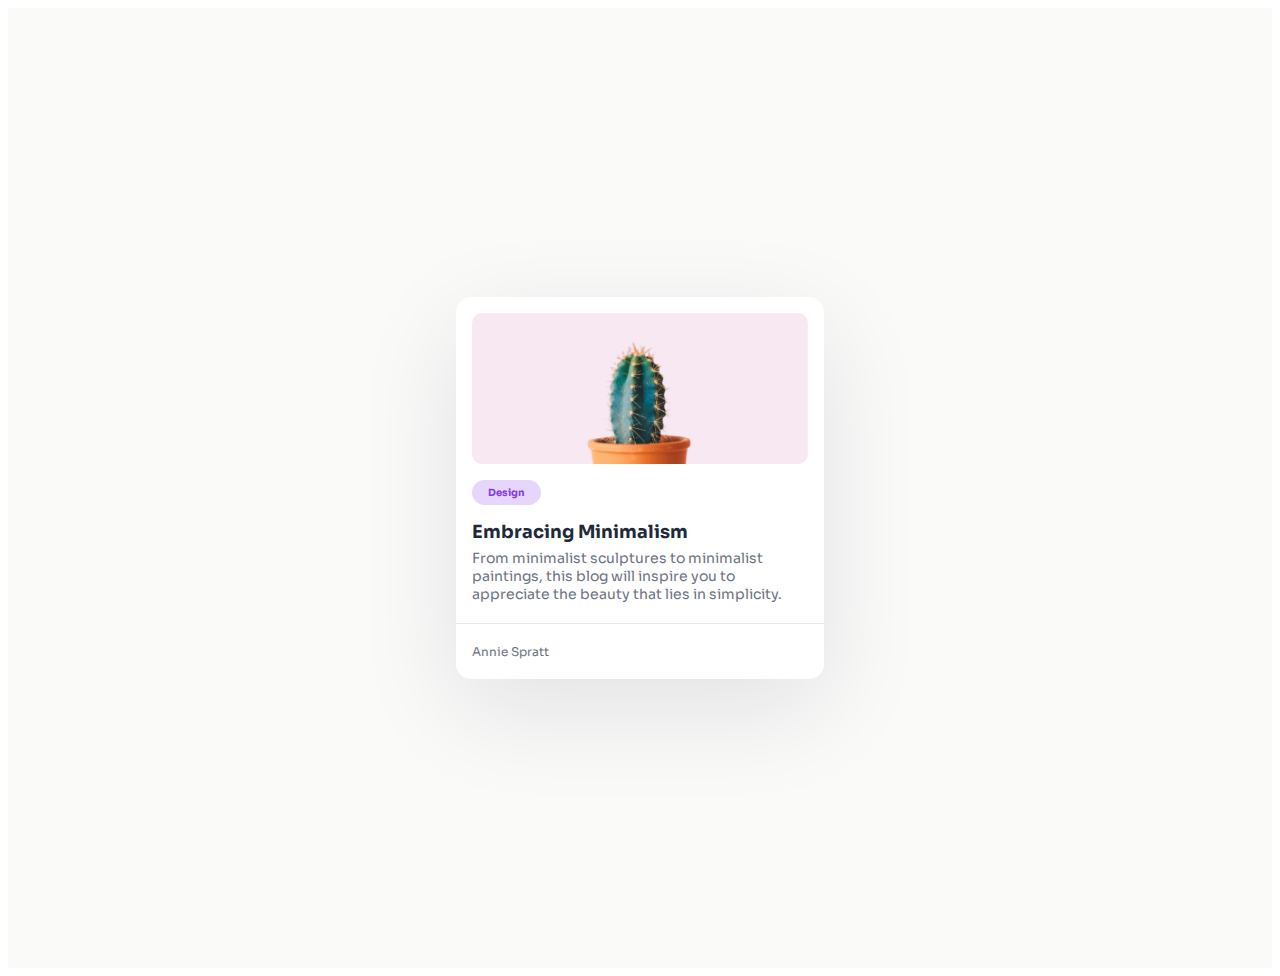
<file: index.html>
<!DOCTYPE html>
<html lang="en">
<head>
    <meta charset="UTF-8">
    <meta name="viewport" content="width=device-width, initial-scale=1.0">
    <title>Document</title>
    <link rel="stylesheet" href="style.css">
    <link rel="preconnect" href="https://fonts.googleapis.com">
    <link rel="preconnect" href="https://fonts.gstatic.com" crossorigin>
    <link href="https://fonts.googleapis.com/css2?family=Sora:wght@400;700&display=swap" rel="stylesheet">
</head>
<body>
<main class="cardchallenge">
    <div class="card">

        <div class="card-block1">

            <div class="img-container">
                <img src="cactus_img.jpg" alt="">
            </div>

            <p class="tag">Design</p>

            <div class="card__content">
                <h1 class="card__content--title">Embracing Minimalism</h1>
                <p class="card__content--description">
                    From minimalist sculptures to minimalist 
                    paintings, this blog will inspire you to
                    appreciate the beauty that lies in simplicity.
                </p>
            </div>

        </div>

        <p class="card__content--by">Annie Spratt</p>

    </div> <!--hola-->
</main>

</body>
</html>
</file>
<file: style.css>
/*Globals--------------------------*/
html{
    box-sizing: border-box;
    /* font-size: 62.5%; */
}

*,*:before,*:after{
    box-sizing: inherit;
}

/*   */

body{
    font-family: 'Sora', sans-serif;
}

h1,h2,h3{
    margin: 0px;
    padding: 0px;
    text-wrap: balance;
}

p{
    margin: 0px;
    padding: 0px;
    text-wrap: pretty;
}

/*Exercise--------------------------*/


.cardchallenge{
    background-color: #FAFAF9;
    display: flex;
    justify-content: center;
    align-items: center;
    height: 960px;
}

.card{
    background-color: #FFFFFF;
    /* width: 336px; */
    border-radius: 15px;
    display: flex;
    flex-direction: column;
    justify-content: center;
    /* box-shadow: 0px 30px 100px 0px rgba(17, 23, 41, 0.05); */
    box-shadow: 0px 30px 100px 0px rgba(17,23,41, 0.1);
}

.card-block1{
    display: flex;
    flex-direction: column;
    justify-content: center;
    padding: 16px 16px 20px 16px;
    width: 336px;
    box-sizing: content-box; /*ESTO HACE QUE EL PADDING NO SE
    COMA EL TAMAÑO DE LA IMAGEN!! 
    -
    ESTÁ EN ESTADO border-box POR LOS GLOBALES*/
}

.img-container{
    width: 336px;  /*esto es*/
    height: 151.89px; /*nuevo*/
    margin-bottom: 16px;
    /* width: 336px; */
}

.img-container img{
    width: 100%;
    border-radius: 10px;
}

.tag{
    font-weight: bold;
    font-size: 10px;
    background-color: #E6D6FC;
    padding: 6px 16px;
    color: #883AE1;
    align-self: start;
    border-radius: 15px;
    margin-bottom: 16px;
}

.card__content--title{
    font-size: 18px;
    margin-bottom: 6px;
    color: #20293A;
}

.card__content--description{
    font-size: 14px;
    color: #6C727F;    
}

.card__content--by{
    color: #6C727F;
    padding: 20px 0px 4px 0px;
    font-size: 12px;
    padding: 20px 16px;
    border-top: 1px solid #E5EAF0;
}

/*-----------*/
</file>
